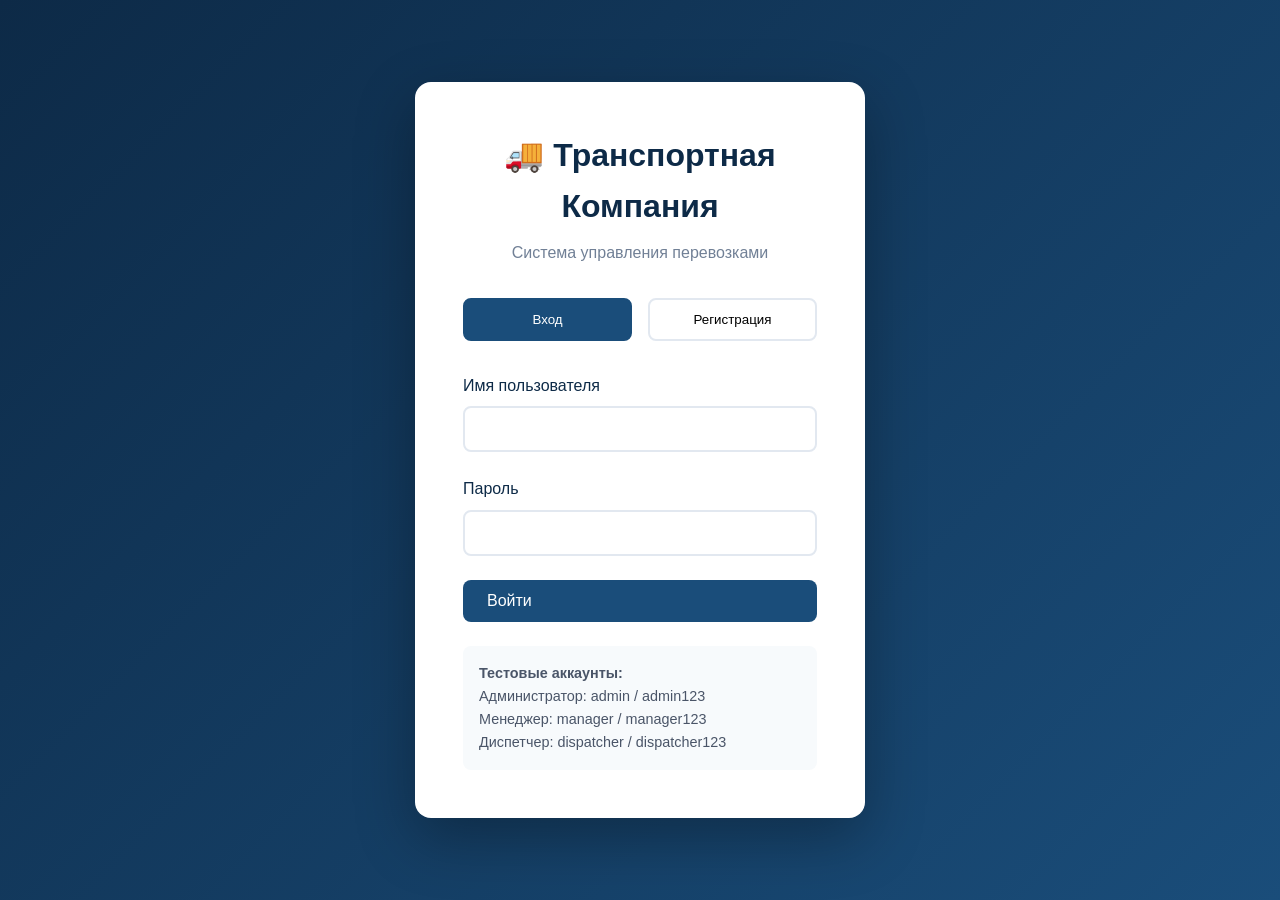
<file: frontend/index.html>
<!DOCTYPE html>
<html lang="ru">
<head>
    <meta charset="UTF-8">
    <meta name="viewport" content="width=device-width, initial-scale=1.0">
    <title>Главная - Транспортная Компания</title>
    <link rel="stylesheet" href="css/style.css">
</head>
<body>
    <header>
        <div class="container">
            <div class="header-content">
                <a href="index.html" class="logo">
                    <span class="logo-icon">🚚</span>
                    <span>ТрансКомпания</span>
                </a>
                
                <nav>
                    <ul>
                        <li><a href="index.html">Главная</a></li>
                        <li><a href="transport.html">Транспорт</a></li>
                        <li><a href="routes.html">Маршруты</a></li>
                        <li><a href="trips.html">Рейсы</a></li>
                        <li><a href="cargo.html">Грузы</a></li>
                        <li class="admin-only"><a href="users.html">Пользователи</a></li>
                    </ul>
                </nav>
                
                <div class="user-info">
                    <div>
                        <div class="user-name" id="userName">Пользователь</div>
                        <div style="font-size: 0.875rem; opacity: 0.9;" id="userRole">Роль</div>
                    </div>
                    <button class="btn-logout" onclick="logout()">Выход</button>
                </div>
            </div>
        </div>
    </header>
    
    <main>
        <div class="container">
            <div id="alertContainer"></div>
            
            <div class="page-header">
                <h1 class="page-title">Добро пожаловать в систему управления</h1>
                <p class="page-subtitle">Управление транспортной компанией в одном месте</p>
            </div>
            
            <!-- Statistics -->
            <div class="grid grid-3 mb-3">
                <div class="stat-card">
                    <div class="stat-value" id="totalRoutes">-</div>
                    <div class="stat-label">Маршрутов</div>
                </div>
                <div class="stat-card" style="background: linear-gradient(135deg, #ff6b35 0%, #e55a2b 100%);">
                    <div class="stat-value" id="totalTrips">-</div>
                    <div class="stat-label">Рейсов</div>
                </div>
                <div class="stat-card" style="background: linear-gradient(135deg, #28a745 0%, #218838 100%);">
                    <div class="stat-value" id="totalTransport">-</div>
                    <div class="stat-label">Транспорта</div>
                </div>
            </div>
            
            <!-- Cost Calculator -->
            <div class="card">
                <div class="card-header">
                    <h2 class="card-title">📊 Калькулятор стоимости перевозки</h2>
                </div>
                
                <form id="calculatorForm" onsubmit="calculateCost(event)">
                    <div class="grid grid-2">
                        <div class="form-group">
                            <label class="form-label">Маршрут</label>
                            <select class="form-control" id="calcRouteId" required>
                                <option value="">Выберите маршрут...</option>
                            </select>
                        </div>
                        
                        <div class="form-group">
                            <label class="form-label">Вес груза (кг)</label>
                            <input type="number" class="form-control" id="calcWeight" 
                                   step="0.01" min="0.01" required>
                        </div>
                    </div>
                    
                    <button type="submit" class="btn btn-accent">
                        🧮 Рассчитать стоимость
                    </button>
                </form>
                
                <div id="calculationResult" class="hidden" style="margin-top: 2rem; padding: 1.5rem; background: linear-gradient(135deg, #f7fafc 0%, #e2e8f0 100%); border-radius: 8px;">
                    <h3 style="margin-bottom: 1rem; color: var(--dark-blue);">Результат расчета:</h3>
                    <div class="grid grid-2">
                        <div>
                            <strong>Маршрут:</strong> <span id="resultRoute"></span><br>
                            <strong>Вес груза:</strong> <span id="resultWeight"></span> кг<br>
                            <strong>Расстояние:</strong> <span id="resultDistance"></span> км
                        </div>
                        <div>
                            <strong>Тариф за кг:</strong> <span id="resultTariff"></span><br>
                            <strong style="font-size: 1.5rem; color: var(--accent-orange);">
                                Итого: <span id="resultTotal"></span>
                            </strong>
                        </div>
                    </div>
                </div>
            </div>
            
            <!-- Quick Links -->
            <div class="grid grid-2 mt-2">
                <div class="card">
                    <h3 style="margin-bottom: 1rem; color: var(--dark-blue);">🚛 Быстрые действия</h3>
                    <div style="display: flex; flex-direction: column; gap: 0.75rem;">
                        <a href="transport.html" class="btn btn-primary" style="text-decoration: none;">
                            Добавить транспорт
                        </a>
                        <a href="routes.html" class="btn btn-primary" style="text-decoration: none;">
                            Создать маршрут
                        </a>
                        <a href="trips.html" class="btn btn-primary" style="text-decoration: none;">
                            Запланировать рейс
                        </a>
                    </div>
                </div>
                
                <div class="card">
                    <h3 style="margin-bottom: 1rem; color: var(--dark-blue);">📈 Статистика грузов</h3>
                    <div style="font-size: 1.1rem;">
                        <div style="margin-bottom: 0.5rem;">
                            <strong>Всего грузов:</strong> <span id="totalCargo">-</span>
                        </div>
                        <div>
                            <strong>Общий вес:</strong> <span id="totalCargoWeight">-</span> кг
                        </div>
                    </div>
                </div>
            </div>
        </div>
    </main>
    
    <footer>
        <div class="container">
            <div class="footer-content">
                <div>© 2025 Транспортная Компания. Все права защищены.</div>
                <div class="footer-links">
                    <a href="#">О компании</a>
                    <a href="#">Контакты</a>
                    <a href="#">Поддержка</a>
                </div>
            </div>
        </div>
    </footer>
    
    <script src="js/api.js"></script>
    <script src="js/auth.js"></script>
    <script src="js/utils.js"></script>
    <script>
        async function loadStatistics() {
            try {
                const stats = await api.getStatistics();
                document.getElementById('totalRoutes').textContent = stats.total_routes;
                document.getElementById('totalTrips').textContent = stats.total_trips;
                document.getElementById('totalTransport').textContent = stats.total_transport;
                document.getElementById('totalCargo').textContent = stats.total_cargo;
                document.getElementById('totalCargoWeight').textContent = 
                    formatNumber(stats.total_cargo_weight_kg);
            } catch (error) {
                console.error('Failed to load statistics:', error);
            }
        }
        
        async function loadRoutes() {
            try {
                const routes = await api.getRoutes();
                const select = document.getElementById('calcRouteId');
                select.innerHTML = '<option value="">Выберите маршрут...</option>';
                
                routes.forEach(route => {
                    const option = document.createElement('option');
                    option.value = route.id;
                    option.textContent = `${route.name} (${formatNumber(route.tariff_per_kg)} ₽/кг)`;
                    select.appendChild(option);
                });
            } catch (error) {
                console.error('Failed to load routes:', error);
            }
        }
        
        async function calculateCost(e) {
            e.preventDefault();
            
            const routeId = document.getElementById('calcRouteId').value;
            const weight = document.getElementById('calcWeight').value;
            
            try {
                const result = await api.calculateCost(routeId, weight);
                
                document.getElementById('resultRoute').textContent = result.route_name;
                document.getElementById('resultWeight').textContent = formatNumber(result.weight);
                document.getElementById('resultDistance').textContent = formatNumber(result.distance);
                document.getElementById('resultTariff').textContent = formatCurrency(result.tariff_per_kg);
                document.getElementById('resultTotal').textContent = formatCurrency(result.total_cost);
                
                document.getElementById('calculationResult').classList.remove('hidden');
                
                showAlert('Расчет выполнен успешно!', 'success');
            } catch (error) {
                showAlert('Ошибка расчета: ' + error.message, 'error');
            }
        }
        
        // Load data on page load
        document.addEventListener('DOMContentLoaded', () => {
            loadStatistics();
            loadRoutes();
        });
    </script>
</body>
</html>
</file>
<file: frontend/css/style.css>
:root {
    --primary-blue: #1a4d7a;
    --dark-blue: #0d2a47;
    --light-blue: #2563a8;
    --accent-orange: #ff6b35;
    --gray-dark: #4a5568;
    --gray-medium: #718096;
    --gray-light: #e2e8f0;
    --white: #ffffff;
    --bg-light: #f7fafc;
    
    --shadow-sm: 0 1px 3px rgba(0, 0, 0, 0.12);
    --shadow-md: 0 4px 6px rgba(0, 0, 0, 0.1);
    --shadow-lg: 0 10px 25px rgba(0, 0, 0, 0.15);
    
    --transition: all 0.3s cubic-bezier(0.4, 0, 0.2, 1);
}

* {
    margin: 0;
    padding: 0;
    box-sizing: border-box;
}

body {
    font-family: 'Roboto', -apple-system, BlinkMacSystemFont, 'Segoe UI', sans-serif;
    line-height: 1.6;
    color: var(--gray-dark);
    background-color: var(--bg-light);
    min-height: 100vh;
    display: flex;
    flex-direction: column;
}

.container {
    max-width: 1200px;
    margin: 0 auto;
    padding: 0 20px;
}

/* Header & Navigation */
header {
    background: linear-gradient(135deg, var(--dark-blue) 0%, var(--primary-blue) 100%);
    color: var(--white);
    box-shadow: var(--shadow-md);
    position: sticky;
    top: 0;
    z-index: 1000;
}

.header-content {
    display: flex;
    justify-content: space-between;
    align-items: center;
    padding: 1rem 0;
}

.logo {
    font-size: 1.5rem;
    font-weight: 700;
    text-decoration: none;
    color: var(--white);
    display: flex;
    align-items: center;
    gap: 0.5rem;
    transition: var(--transition);
}

.logo:hover {
    transform: translateY(-2px);
    color: var(--accent-orange);
}

.logo-icon {
    font-size: 2rem;
}

nav ul {
    list-style: none;
    display: flex;
    gap: 0.5rem;
}

nav a {
    color: var(--white);
    text-decoration: none;
    padding: 0.75rem 1.25rem;
    border-radius: 8px;
    font-weight: 500;
    transition: var(--transition);
    position: relative;
}

nav a::before {
    content: '';
    position: absolute;
    bottom: 0;
    left: 50%;
    width: 0;
    height: 2px;
    background: var(--accent-orange);
    transition: var(--transition);
    transform: translateX(-50%);
}

nav a:hover::before,
nav a.active::before {
    width: 80%;
}

nav a:hover {
    background-color: rgba(255, 255, 255, 0.1);
}

nav a.active {
    background-color: rgba(255, 107, 53, 0.2);
}

.user-info {
    display: flex;
    align-items: center;
    gap: 1rem;
}

.user-name {
    font-weight: 500;
}

.btn-logout {
    background-color: var(--accent-orange);
    border: none;
    color: var(--white);
    padding: 0.5rem 1rem;
    border-radius: 6px;
    cursor: pointer;
    font-weight: 500;
    transition: var(--transition);
}

.btn-logout:hover {
    background-color: #e55a2b;
    transform: translateY(-2px);
    box-shadow: var(--shadow-md);
}

/* Main Content */
main {
    flex: 1;
    padding: 2rem 0;
}

.page-header {
    text-align: center;
    margin-bottom: 3rem;
    animation: fadeInDown 0.6s ease-out;
}

.page-title {
    font-size: 2.5rem;
    color: var(--dark-blue);
    margin-bottom: 0.5rem;
    font-weight: 700;
}

.page-subtitle {
    color: var(--gray-medium);
    font-size: 1.1rem;
}

/* Cards */
.card {
    background: var(--white);
    border-radius: 12px;
    box-shadow: var(--shadow-sm);
    padding: 1.5rem;
    margin-bottom: 1.5rem;
    transition: var(--transition);
    border: 1px solid var(--gray-light);
}

.card:hover {
    box-shadow: var(--shadow-lg);
    transform: translateY(-4px);
    border-color: var(--light-blue);
}

.card-header {
    display: flex;
    justify-content: space-between;
    align-items: center;
    margin-bottom: 1rem;
    padding-bottom: 1rem;
    border-bottom: 2px solid var(--gray-light);
}

.card-title {
    font-size: 1.25rem;
    font-weight: 600;
    color: var(--dark-blue);
}

/* Buttons */
.btn {
    padding: 0.75rem 1.5rem;
    border: none;
    border-radius: 8px;
    font-weight: 500;
    cursor: pointer;
    transition: var(--transition);
    font-size: 1rem;
    display: inline-flex;
    align-items: center;
    gap: 0.5rem;
}

.btn-primary {
    background-color: var(--primary-blue);
    color: var(--white);
}

.btn-primary:hover {
    background-color: var(--light-blue);
    transform: translateY(-2px);
    box-shadow: var(--shadow-md);
}

.btn-accent {
    background-color: var(--accent-orange);
    color: var(--white);
}

.btn-accent:hover {
    background-color: #e55a2b;
    transform: translateY(-2px);
    box-shadow: var(--shadow-md);
}

.btn-secondary {
    background-color: var(--gray-medium);
    color: var(--white);
}

.btn-secondary:hover {
    background-color: var(--gray-dark);
}

.btn-danger {
    background-color: #dc3545;
    color: var(--white);
}

.btn-danger:hover {
    background-color: #c82333;
}

.btn-sm {
    padding: 0.5rem 1rem;
    font-size: 0.875rem;
}

/* Forms */
.form-group {
    margin-bottom: 1.5rem;
}

.form-label {
    display: block;
    margin-bottom: 0.5rem;
    font-weight: 500;
    color: var(--dark-blue);
}

.form-control {
    width: 100%;
    padding: 0.75rem;
    border: 2px solid var(--gray-light);
    border-radius: 8px;
    font-size: 1rem;
    transition: var(--transition);
    font-family: inherit;
}

.form-control:focus {
    outline: none;
    border-color: var(--primary-blue);
    box-shadow: 0 0 0 3px rgba(26, 77, 122, 0.1);
}

select.form-control {
    cursor: pointer;
}

/* Tables */
.table-container {
    overflow-x: auto;
    border-radius: 12px;
    box-shadow: var(--shadow-sm);
}

table {
    width: 100%;
    border-collapse: collapse;
    background: var(--white);
}

thead {
    background: linear-gradient(135deg, var(--dark-blue) 0%, var(--primary-blue) 100%);
    color: var(--white);
}

th {
    padding: 1rem;
    text-align: left;
    font-weight: 600;
}

td {
    padding: 1rem;
    border-bottom: 1px solid var(--gray-light);
}

tbody tr {
    transition: var(--transition);
}

tbody tr:hover {
    background-color: rgba(26, 77, 122, 0.05);
}

/* Grid Layout */
.grid {
    display: grid;
    gap: 1.5rem;
}

.grid-2 {
    grid-template-columns: repeat(auto-fit, minmax(300px, 1fr));
}

.grid-3 {
    grid-template-columns: repeat(auto-fit, minmax(250px, 1fr));
}

/* Stats Cards */
.stat-card {
    background: linear-gradient(135deg, var(--primary-blue) 0%, var(--light-blue) 100%);
    color: var(--white);
    padding: 2rem;
    border-radius: 12px;
    text-align: center;
    box-shadow: var(--shadow-md);
    transition: var(--transition);
}

.stat-card:hover {
    transform: translateY(-4px) scale(1.02);
    box-shadow: var(--shadow-lg);
}

.stat-value {
    font-size: 3rem;
    font-weight: 700;
    margin-bottom: 0.5rem;
}

.stat-label {
    font-size: 1.1rem;
    opacity: 0.9;
}

/* Filters */
.filters {
    background: var(--white);
    padding: 1.5rem;
    border-radius: 12px;
    margin-bottom: 2rem;
    box-shadow: var(--shadow-sm);
}

.filter-group {
    display: flex;
    gap: 1rem;
    flex-wrap: wrap;
    align-items: flex-end;
}

/* Alert Messages */
.alert {
    padding: 1rem 1.5rem;
    border-radius: 8px;
    margin-bottom: 1rem;
    animation: slideInDown 0.4s ease-out;
}

.alert-success {
    background-color: #d4edda;
    border: 1px solid #c3e6cb;
    color: #155724;
}

.alert-error {
    background-color: #f8d7da;
    border: 1px solid #f5c6cb;
    color: #721c24;
}

.alert-info {
    background-color: #d1ecf1;
    border: 1px solid #bee5eb;
    color: #0c5460;
}

/* Loading Spinner */
.spinner {
    border: 3px solid var(--gray-light);
    border-top: 3px solid var(--primary-blue);
    border-radius: 50%;
    width: 40px;
    height: 40px;
    animation: spin 1s linear infinite;
    margin: 2rem auto;
}

/* Footer */
footer {
    background-color: var(--dark-blue);
    color: var(--white);
    padding: 2rem 0;
    margin-top: auto;
}

.footer-content {
    display: flex;
    justify-content: space-between;
    align-items: center;
    flex-wrap: wrap;
    gap: 1rem;
}

.footer-links a {
    color: var(--white);
    text-decoration: none;
    margin-left: 1.5rem;
    transition: var(--transition);
}

.footer-links a:hover {
    color: var(--accent-orange);
}

/* Animations */
@keyframes fadeIn {
    from {
        opacity: 0;
    }
    to {
        opacity: 1;
    }
}

@keyframes fadeInDown {
    from {
        opacity: 0;
        transform: translateY(-20px);
    }
    to {
        opacity: 1;
        transform: translateY(0);
    }
}

@keyframes slideInDown {
    from {
        transform: translateY(-100%);
        opacity: 0;
    }
    to {
        transform: translateY(0);
        opacity: 1;
    }
}

@keyframes spin {
    to {
        transform: rotate(360deg);
    }
}

/* Responsive */
@media (max-width: 768px) {
    .header-content {
        flex-direction: column;
        gap: 1rem;
    }
    
    nav ul {
        flex-wrap: wrap;
        justify-content: center;
    }
    
    .page-title {
        font-size: 2rem;
    }
    
    .filter-group {
        flex-direction: column;
    }
    
    .footer-content {
        flex-direction: column;
        text-align: center;
    }
    
    .footer-links a {
        margin: 0 0.75rem;
    }
}

/* Utility Classes */
.text-center {
    text-align: center;
}

.mb-1 {
    margin-bottom: 0.5rem;
}

.mb-2 {
    margin-bottom: 1rem;
}

.mb-3 {
    margin-bottom: 1.5rem;
}

.mt-2 {
    margin-top: 1rem;
}

.hidden {
    display: none;
}

.badge {
    display: inline-block;
    padding: 0.25rem 0.75rem;
    border-radius: 12px;
    font-size: 0.875rem;
    font-weight: 500;
}

.badge-success {
    background-color: #28a745;
    color: var(--white);
}

.badge-warning {
    background-color: var(--accent-orange);
    color: var(--white);
}

.badge-info {
    background-color: var(--primary-blue);
    color: var(--white);
}
</file>
